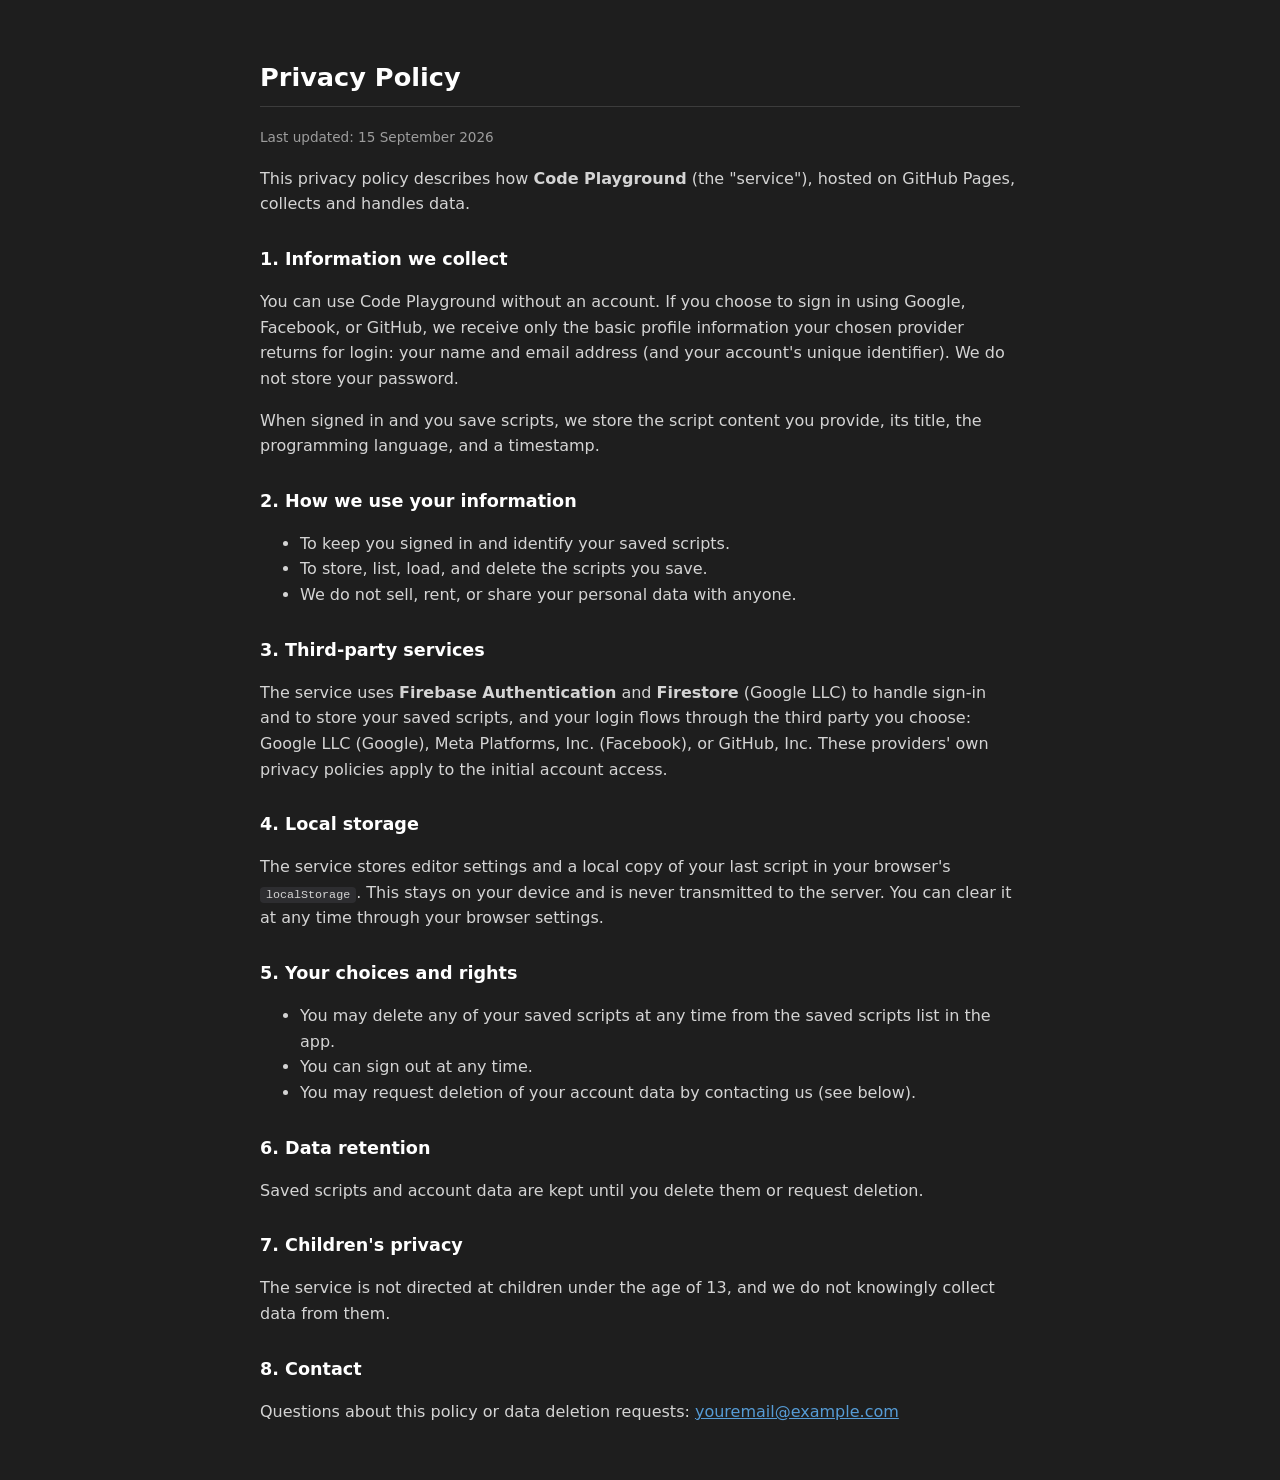
<file: privacy.html>
<!DOCTYPE html>
<html lang="en">
<head>
    <meta charset="UTF-8">
    <meta name="viewport" content="width=device-width, initial-scale=1.0">
    <title>Privacy Policy — Code Playground</title>
    <style>
        body {
            font-family: system-ui, -apple-system, "Segoe UI", sans-serif;
            max-width: 760px;
            margin: 0 auto;
            padding: 40px 20px;
            line-height: 1.6;
            background: #1e1e1e;
            color: #d4d4d4;
        }
        h1, h2 { color: #fff; }
        h1 { font-size: 1.6rem; border-bottom: 1px solid #3c3c3c; padding-bottom: 8px; }
        h2 { font-size: 1.1rem; margin-top: 28px; }
        code { background: #2d2d30; border-radius: 4px; padding: 1px 6px; font-size: 0.9em; }
        a { color: #569cd6; }
        time { color: #9d9d9d; font-size: 0.85rem; }
    </style>
</head>
<body>
    <h1>Privacy Policy</h1>
    <p><time datetime="2026-09-15">Last updated: 15 September 2026</time></p>

    <p>This privacy policy describes how <strong>Code Playground</strong> (the "service"), hosted on GitHub Pages, collects and handles data.</p>

    <h2>1. Information we collect</h2>
    <p>You can use Code Playground without an account. If you choose to sign in using Google, Facebook, or GitHub, we receive only the basic profile information your chosen provider returns for login: your name and email address (and your account's unique identifier). We do not store your password.</p>
    <p>When signed in and you save scripts, we store the script content you provide, its title, the programming language, and a timestamp.</p>

    <h2>2. How we use your information</h2>
    <ul>
        <li>To keep you signed in and identify your saved scripts.</li>
        <li>To store, list, load, and delete the scripts you save.</li>
        <li>We do not sell, rent, or share your personal data with anyone.</li>
    </ul>

    <h2>3. Third-party services</h2>
    <p>The service uses <strong>Firebase Authentication</strong> and <strong>Firestore</strong> (Google LLC) to handle sign-in and to store your saved scripts, and your login flows through the third party you choose: Google LLC (Google), Meta Platforms, Inc. (Facebook), or GitHub, Inc. These providers' own privacy policies apply to the initial account access.</p>

    <h2>4. Local storage</h2>
    <p>The service stores editor settings and a local copy of your last script in your browser's <code>localStorage</code>. This stays on your device and is never transmitted to the server. You can clear it at any time through your browser settings.</p>

    <h2>5. Your choices and rights</h2>
    <ul>
        <li>You may delete any of your saved scripts at any time from the saved scripts list in the app.</li>
        <li>You can sign out at any time.</li>
        <li>You may request deletion of your account data by contacting us (see below).</li>
    </ul>

    <h2>6. Data retention</h2>
    <p>Saved scripts and account data are kept until you delete them or request deletion.</p>

    <h2>7. Children's privacy</h2>
    <p>The service is not directed at children under the age of 13, and we do not knowingly collect data from them.</p>

    <h2>8. Contact</h2>
    <p>Questions about this policy or data deletion requests: <a href="mailto:youremail@example.com">youremail@example.com</a></p>
</body>
</html>
</file>
